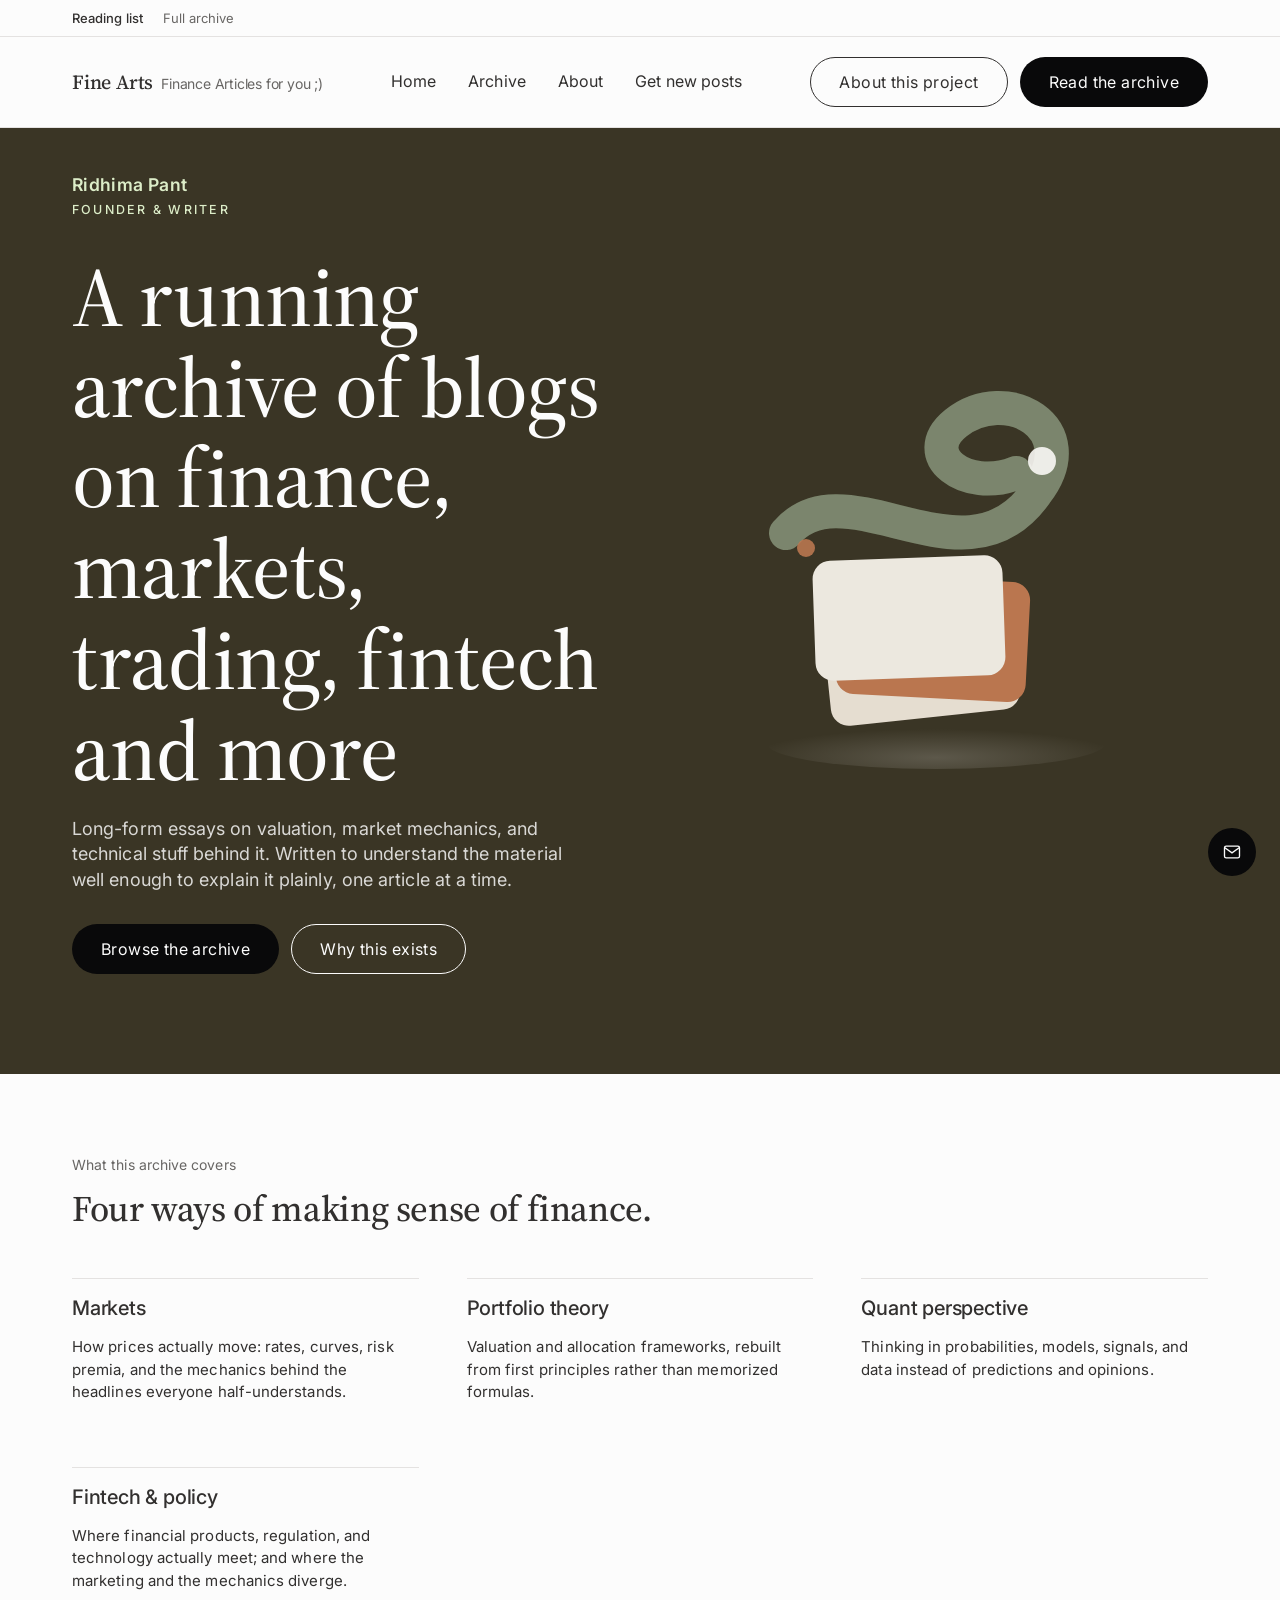
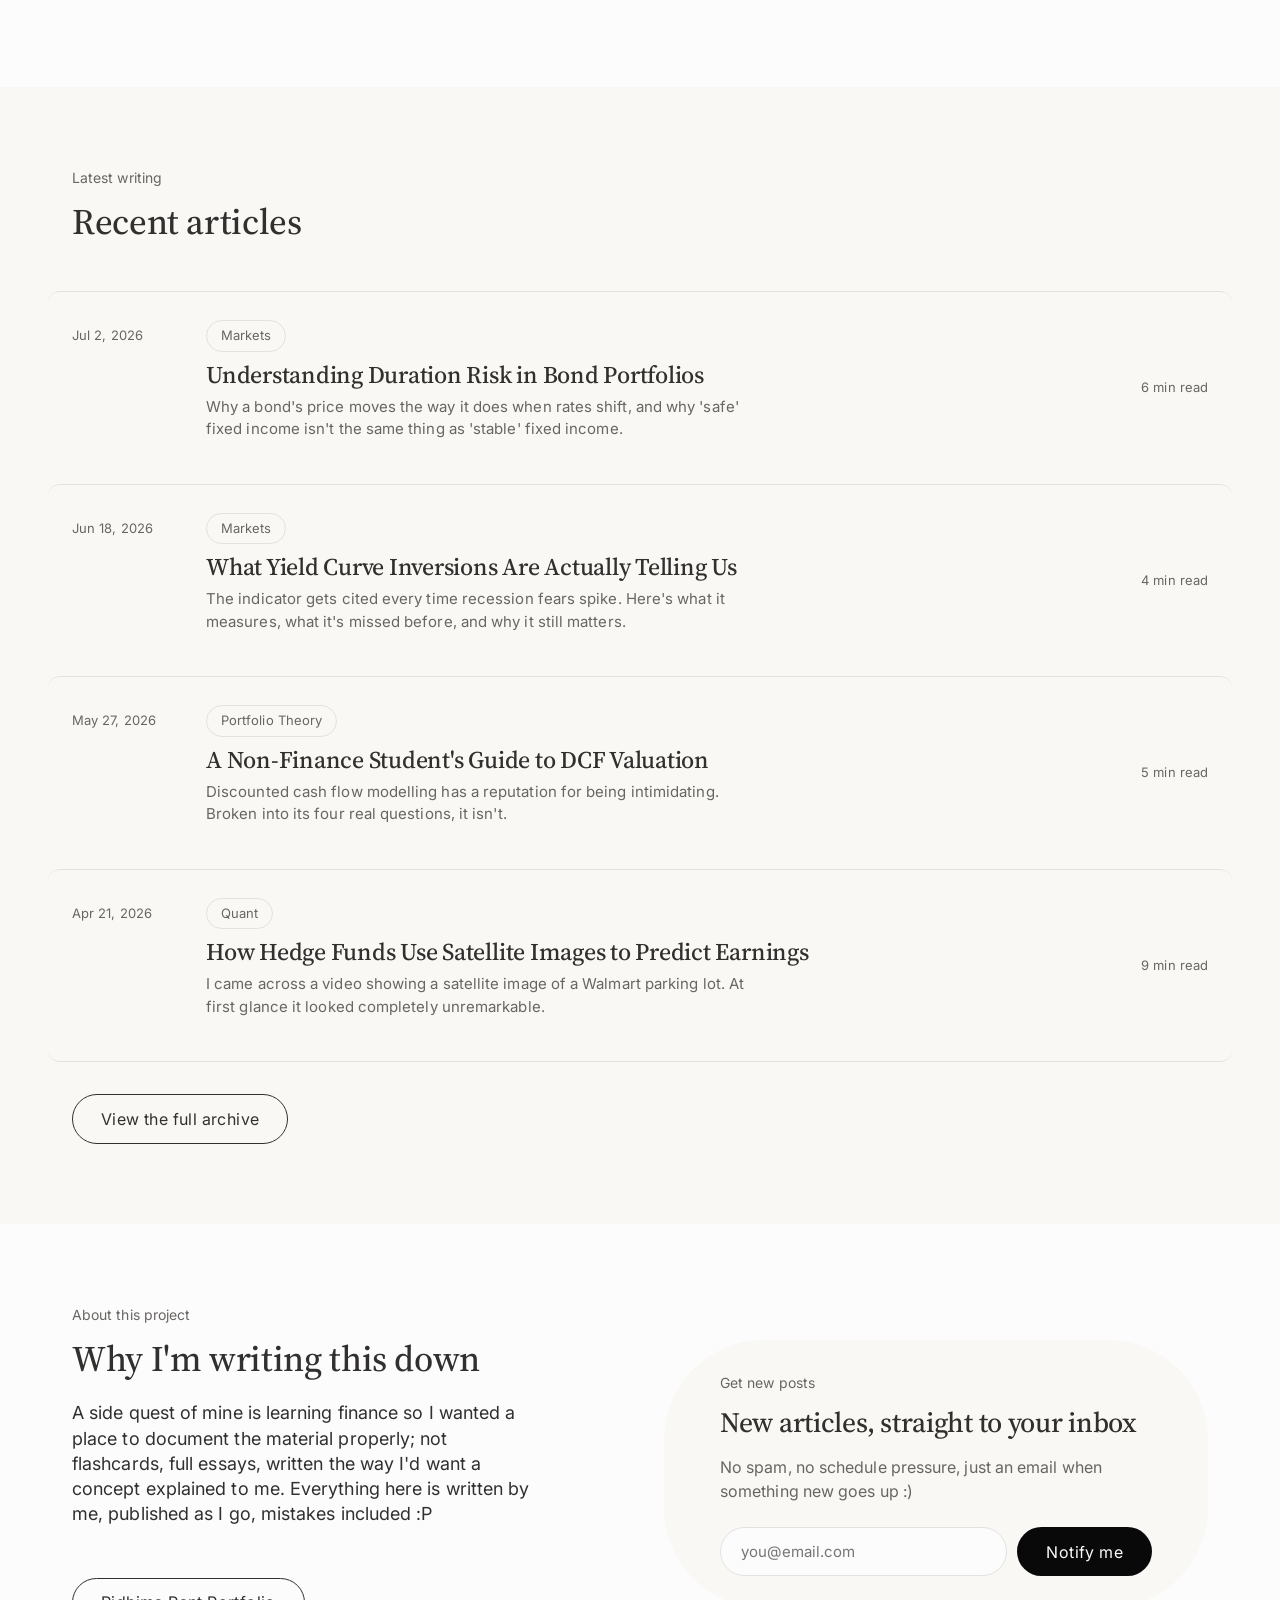
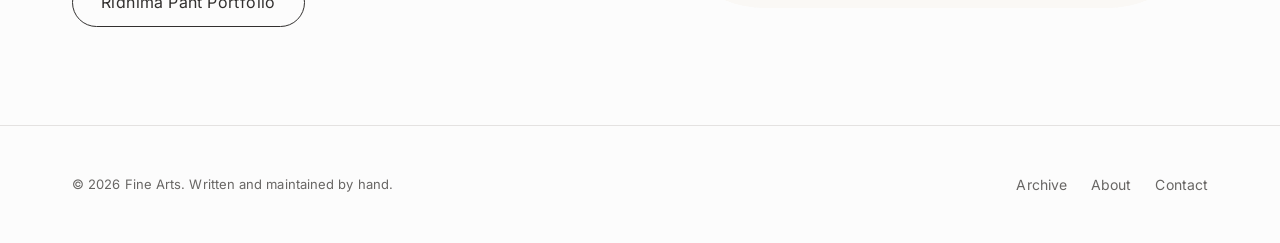
<file: index.html>
<!DOCTYPE html>
<html lang="en">
<head>
<meta charset="UTF-8" />
<meta name="viewport" content="width=device-width, initial-scale=1.0" />
<title>Fine Arts</title>
<meta name="description" content="A running archive of blogs on finance, markets, and fintech. By Ridhima Pant" />
<link rel="stylesheet" href="css/style.css" />
</head>
<body>

<div class="utility-bar">
  <div class="wrap">
    <button aria-current="true">Reading list</button>
    <button onclick="location.href='articles.html'">Full archive</button>
  </div>
</div>

<header class="site-header">
  <div class="wrap">
    <a href="index.html" class="wordmark">Fine Arts<span>Finance Articles for you ;)</span></a>
    <nav class="main-nav">
      <a href="index.html">Home</a>
      <a href="articles.html">Archive</a>
      <a href="index.html#about">About</a>
      <a href="index.html#subscribe">Get new posts</a>
    </nav>
    <div class="header-ctas">
      <a class="pill pill-outline" href="index.html#about">About this project</a>
      <a class="pill pill-filled" href="articles.html">Read the archive</a>
    </div>
  </div>
</header>

<section class="hero">
  <div class="wrap">
    <div class="hero-copy">
      <div class="byline">
          <p class="author-name">Ridhima Pant</p>
          <p class="author-role">Founder &amp; Writer</p>
      </div>
      <h1 class="display">A running archive of blogs on finance, markets, trading, fintech and more</h1>
      <p class="lead">Long-form essays on valuation, market mechanics, and technical stuff behind it. Written to understand the material well enough to explain it plainly, one article at a time.</p>
      <div class="hero-ctas">
        <a class="pill pill-filled" href="articles.html">Browse the archive</a>
        <a class="pill pill-outline-onlight" href="index.html#about">Why this exists</a>
      </div>
    </div>
    <div class="hero-art" aria-hidden="true">
      <svg viewBox="0 0 460 460" xmlns="http://www.w3.org/2000/svg">
        <defs>
          <radialGradient id="floorGlow" cx="50%" cy="78%" r="55%">
            <stop offset="0%" stop-color="#faf8f5" stop-opacity="0.18"/>
            <stop offset="100%" stop-color="#faf8f5" stop-opacity="0"/>
          </radialGradient>
        </defs>
        <ellipse cx="230" cy="400" rx="170" ry="26" fill="url(#floorGlow)"/>

        <!-- stacked card forms -->
        <g class="cards-group" opacity="0.95">
          <rect x="120" y="255" width="190" height="120" rx="18" fill="#efe6da" transform="rotate(-6 215 315)"/>
          <rect x="132" y="235" width="190" height="120" rx="18" fill="#c17a52" transform="rotate(3 227 295)"/>
          <rect x="108" y="215" width="190" height="120" rx="18" fill="#f6f2ea" transform="rotate(-2 203 275)"/>
        </g>

        <!-- twisted ribbon -->
        <g class="ribbon-group">
          <path d="M 80 190 C 140 120, 260 250, 330 150 C 380 85, 300 40, 250 80 C 210 112, 260 150, 310 130"
                fill="none" stroke="#8a9a7e" stroke-width="34" stroke-linecap="round" opacity="0.92"/>
          <path d="M 80 190 C 140 120, 260 250, 330 150 C 380 85, 300 40, 250 80 C 210 112, 260 150, 310 130"
                fill="none" stroke="#3a3525" stroke-width="34" stroke-linecap="round" opacity="0.12"/>
          <circle cx="336" cy="118" r="14" fill="#faf8f5" opacity="0.9"/>
          <circle cx="100" cy="205" r="9" fill="#c17a52" opacity="0.85"/>
        </g>
      </svg>
    </div>
  </div>
</section>

<section class="section">
  <div class="wrap">
    <div class="section-head left reveal">
      <p class="eyebrow">What this archive covers</p>
      <h2 class="heading">Four ways of making sense of finance.</h2>
    </div>
    <div class="feature-row reveal">
      <div class="feature-col">
        <h3>Markets</h3>
        <p>How prices actually move: rates, curves, risk premia, and the mechanics behind the headlines everyone half-understands.</p>
      </div>
      <div class="feature-col">
        <h3>Portfolio theory</h3>
        <p>Valuation and allocation frameworks, rebuilt from first principles rather than memorized formulas.</p>
      </div>
      <div class="feature-col">
        <h3>Quant perspective</h3>
        <p>Thinking in probabilities, models, signals, and data instead of predictions and opinions.</p>
      </div>
      <div class="feature-col">
        <h3>Fintech &amp; policy</h3>
        <p>Where financial products, regulation, and technology actually meet; and where the marketing and the mechanics diverge.</p>
      </div>
    </div>
  </div>
</section>

<section class="section section-cream">
  <div class="wrap">
    <div class="section-head left reveal">
      <p class="eyebrow">Latest writing</p>
      <h2 class="heading">Recent articles</h2>
    </div>
    <div id="latest-articles" class="article-list reveal">
      <div class="skeleton-line" style="width:60%"></div>
      <div class="skeleton-line" style="width:40%"></div>
      <div class="skeleton-line" style="width:50%"></div>
    </div>
    <div style="margin-top:32px;">
      <a class="pill pill-outline" href="articles.html">View the full archive</a>
    </div>
  </div>
</section>

<section class="section" id="about">
  <div class="wrap section-split reveal">
    <div class="col-text">
      <p class="eyebrow">About this project</p>
      <h2 class="heading">Why I'm writing this down</h2>
      <p class="lead">A side quest of mine is learning finance so I wanted a place to document the material properly; not flashcards, full essays, written the way I'd want a concept explained to me. Everything here is written by me, published as I go, mistakes included :P</p>
      <p class="lead"> <a class="pill pill-outline" href="https://ridhimabrb.github.io/RPortfolio/"> Ridhima Pant Portfolio</a></p>
    </div>
    <div class="soft-card" id="subscribe">
      <p class="eyebrow" style="margin-bottom:8px;">Get new posts</p>
      <h3 class="serif" style="font-size:28px;">New articles, straight to your inbox</h3>
      <p class="muted" style="margin:12px 0 24px;">No spam, no schedule pressure, just an email when something new goes up :)</p>
      <form onsubmit="event.preventDefault(); this.querySelector('button').textContent='Thanks, you are on the list';">
        <div style="display:flex; gap:10px; flex-wrap:wrap;">
          <input type="email" required placeholder="you@email.com" style="flex:1; min-width:180px; padding:14px 20px; border-radius:100px; border:1px solid var(--color-stone); font-family:var(--font-the-future); font-size:15px; background:var(--color-paper-white);"/>
          <button type="submit" class="pill pill-filled">Notify me</button>
        </div>
      </form>
    </div>
  </div>
</section>

<footer class="site-footer">
  <div class="wrap">
    <span class="footer-copy">© 2026 Fine Arts. Written and maintained by hand.</span>
    <nav class="footer-links">
      <a href="articles.html">Archive</a>
      <a href="index.html#about">About</a>
      <a href="mailto:pantridhima2323@gmail.com">Contact</a>
    </nav>
  </div>
</footer>

<button class="launcher" aria-label="Email me" onclick="location.href='mailto:pantridhima2323@gmail.com'">
  <svg viewBox="0 0 24 24" fill="none" stroke="currentColor" stroke-width="1.6"><path d="M3 6.5 12 13l9-6.5"/><rect x="3" y="5" width="18" height="14" rx="2"/></svg>
</button>

<script src="js/site.js"></script>
</body>
</html>
</file>
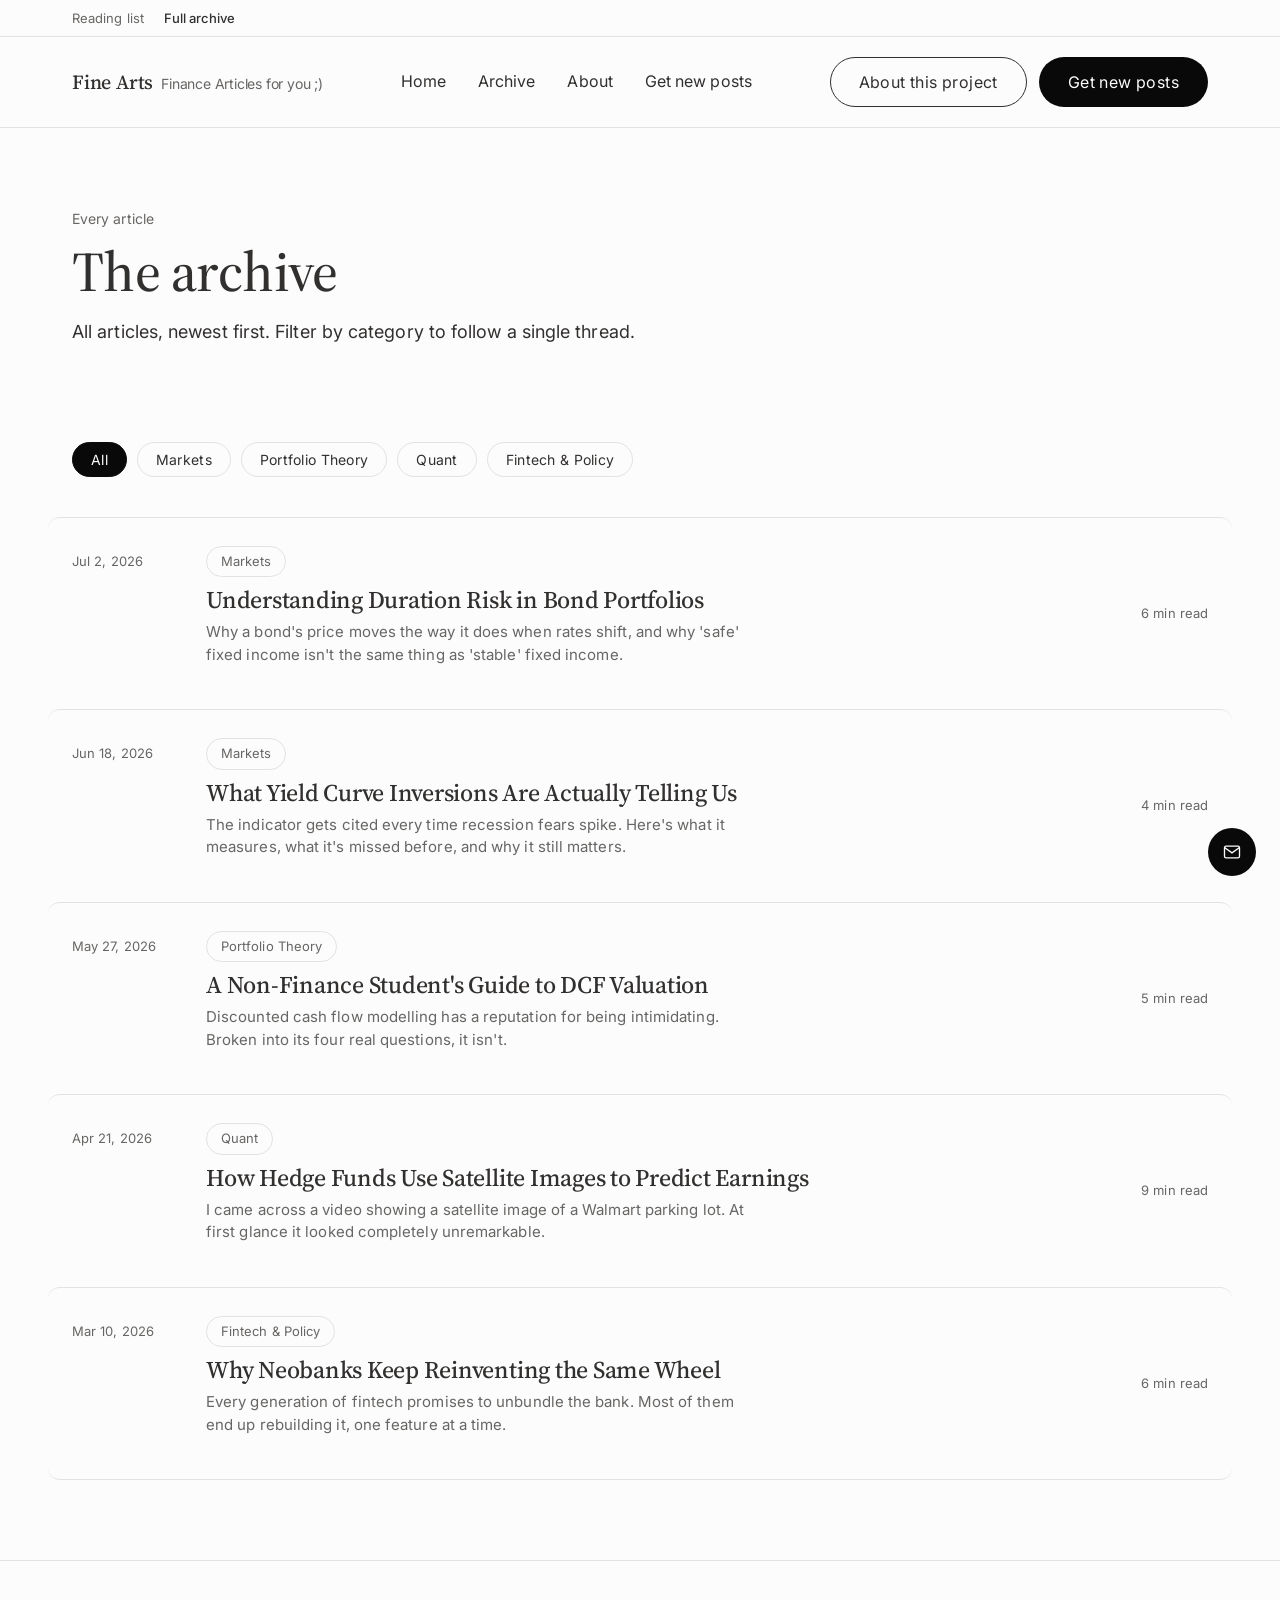
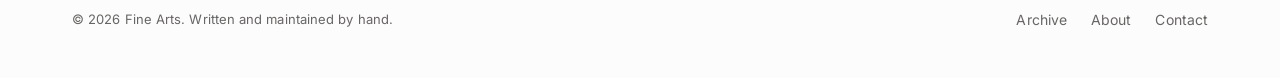
<file: articles.html>
<!DOCTYPE html>
<html lang="en">
<head>
<meta charset="UTF-8" />
<meta name="viewport" content="width=device-width, initial-scale=1.0" />
<title>Archive: Fine Arts</title>
<meta name="description" content="Every article in the archive, filterable by category." />
<link rel="stylesheet" href="css/style.css" />
</head>
<body>

<div class="utility-bar">
  <div class="wrap">
    <button onclick="location.href='index.html'">Reading list</button>
    <button aria-current="true">Full archive</button>
  </div>
</div>

<header class="site-header">
  <div class="wrap">
    <a href="index.html" class="wordmark">Fine Arts<span>Finance Articles for you ;)</span></a>
    <nav class="main-nav">
      <a href="index.html">Home</a>
      <a href="articles.html">Archive</a>
      <a href="index.html#about">About</a>
      <a href="index.html#subscribe">Get new posts</a>
    </nav>
    <div class="header-ctas">
      <a class="pill pill-outline" href="index.html#about">About this project</a>
      <a class="pill pill-filled" href="index.html#subscribe">Get new posts</a>
    </div>
  </div>
</header>

<section class="section" style="padding-bottom:0;">
  <div class="wrap">
    <p class="eyebrow">Every article</p>
    <h1 class="heading-lg">The archive</h1>
    <p class="lead" style="margin-top:16px; max-width:56ch;">All articles, newest first. Filter by category to follow a single thread.</p>
  </div>
</section>

<section class="section">
  <div class="wrap">
    <div id="category-filters" class="filters"></div>
    <div id="all-articles" class="article-list">
      <div class="skeleton-line" style="width:60%"></div>
      <div class="skeleton-line" style="width:40%"></div>
      <div class="skeleton-line" style="width:50%"></div>
      <div class="skeleton-line" style="width:45%"></div>
    </div>
  </div>
</section>

<footer class="site-footer">
  <div class="wrap">
    <span class="footer-copy">© 2026 Fine Arts. Written and maintained by hand.</span>
    <nav class="footer-links">
      <a href="articles.html">Archive</a>
      <a href="index.html#about">About</a>
      <a href="mailto:pantridhima2323@gmail.com">Contact</a>
    </nav>
  </div>
</footer>

<button class="launcher" aria-label="Email me" onclick="location.href='pantridhima2323@gmail.com'">
  <svg viewBox="0 0 24 24" fill="none" stroke="currentColor" stroke-width="1.6"><path d="M3 6.5 12 13l9-6.5"/><rect x="3" y="5" width="18" height="14" rx="2"/></svg>
</button>

<script src="js/site.js"></script>
</body>
</html>
</file>
<file: css/style.css>
/* ==========================================================================
   Fine Arts - By Ridhima Pant
   Design tokens ported 1:1 from the supplied style reference.
   Tiempos -> Source Serif 4 · The Future -> Inter · Wealthsimple Sans -> Inter (tracked)
   ========================================================================== */

@import url('https://fonts.googleapis.com/css2?family=Source+Serif+4:opsz,wght@8..60,400;8..60,500&family=Inter:wght@400;500&display=swap');

:root {
  /* Colors */
  --color-graphite-ink: #32302f;
  --color-paper-white: #fcfcfc;
  --color-linen-cream: #faf8f5;
  --color-fog-veil: #f1f0f0;
  --color-stone: #e4e2e1;
  --color-pebble: #686664;
  --color-onyx: #000000;
  --color-charcoal: #09090a;
  --color-bronze-field: #3a3525;

  /* Typography */
  --font-tiempos: 'Source Serif 4', 'PT Serif', Georgia, serif;
  --font-the-future: 'Inter', ui-sans-serif, system-ui, -apple-system, "Segoe UI", Roboto, sans-serif;
  --font-wealthsimple-sans: 'Inter', ui-sans-serif, system-ui, -apple-system, "Segoe UI", Roboto, sans-serif;

  --text-caption: 14px;
  --leading-caption: 1.4;
  --text-body: 16px;
  --leading-body: 1.5;
  --text-subheading: 18px;
  --leading-subheading: 1.4;
  --text-heading-sm: 20px;
  --leading-heading-sm: 1.3;
  --text-heading: 36px;
  --leading-heading: 1.2;
  --tracking-heading: -0.36px;
  --text-heading-lg: 56px;
  --leading-heading-lg: 1.1;
  --tracking-heading-lg: -0.56px;
  --text-display: 84px;
  --leading-display: 1.08;
  --tracking-display: -0.84px;

  /* Spacing */
  --spacing-4: 4px; --spacing-6: 6px; --spacing-8: 8px; --spacing-12: 12px;
  --spacing-15: 15px; --spacing-16: 16px; --spacing-20: 20px; --spacing-24: 24px;
  --spacing-32: 32px; --spacing-40: 40px; --spacing-48: 48px; --spacing-64: 64px;
  --spacing-73: 73px; --spacing-80: 80px; --spacing-128: 128px; --spacing-160: 160px;

  /* Layout */
  --page-max-width: 1200px;
  --section-gap: 80px;
  --card-padding: 32px;
  --element-gap: 16px;

  /* Radius */
  --radius-cards: 100px;
  --radius-badges: 1600px;
  --radius-inputs: 100px;
  --radius-buttons: 1600px;
  --radius-small: 12px;
}

* { box-sizing: border-box; }

html { scroll-behavior: smooth; }

@keyframes float-ribbon {
  0%, 100% { transform: translateY(0) rotate(0deg); }
  50% { transform: translateY(-10px) rotate(1.2deg); }
}
@keyframes float-cards {
  0%, 100% { transform: translateY(0); }
  50% { transform: translateY(6px); }
}
@keyframes shimmer {
  0% { background-position: -200px 0; }
  100% { background-position: 200px 0; }
}

body {
  margin: 0;
  background: var(--color-paper-white);
  color: var(--color-graphite-ink);
  font-family: var(--font-the-future);
  font-size: var(--text-body);
  line-height: var(--leading-body);
  letter-spacing: 0.005em;
  -webkit-font-smoothing: antialiased;
}

img, svg { max-width: 100%; display: block; }

a { color: inherit; text-decoration: none; }

.wrap {
  max-width: var(--page-max-width);
  margin: 0 auto;
  padding: 0 32px;
}

/* ---------- Typography ---------- */

h1, h2, h3, .serif {
  font-family: var(--font-tiempos);
  font-weight: 500;
  letter-spacing: -0.01em;
  margin: 0;
  color: var(--color-graphite-ink);
}

.display   { font-size: var(--text-display); line-height: var(--leading-display); letter-spacing: var(--tracking-display); }
.heading-lg{ font-size: var(--text-heading-lg); line-height: var(--leading-heading-lg); letter-spacing: var(--tracking-heading-lg); }
.heading   { font-size: var(--text-heading); line-height: var(--leading-heading); letter-spacing: var(--tracking-heading); }

.eyebrow {
  font-family: var(--font-the-future);
  font-size: var(--text-caption);
  letter-spacing: 0.005em;
  color: var(--color-pebble);
  margin: 0 0 12px;
}
.byline{
    margin-bottom: 2rem;
    font-family: "Inter", "Avenir Next", sans-serif;
}

.author-name{
    margin:0;
    font-size:1.1rem;
    font-weight:600;
    color:#f5f2ea;
    letter-spacing:.02em;
}

.author-role{
    margin-top:.18rem;
    font-size:.78rem;
    text-transform:uppercase;
    letter-spacing:.18em;
    color:rgba(255,255,255,.6);
    font-weight:500;
}
.lead {
  font-family: var(--font-the-future);
  font-size: var(--text-subheading);
  line-height: var(--leading-subheading);
  color: var(--color-graphite-ink);
}

.muted { color: var(--color-pebble); }

/* ---------- Buttons ---------- */

.pill {
  display: inline-flex;
  align-items: center;
  justify-content: center;
  gap: 8px;
  font-family: var(--font-wealthsimple-sans);
  font-size: 16px;
  letter-spacing: 0.025em;
  padding: 12px 28px;
  border-radius: var(--radius-buttons);
  border: 1px solid transparent;
  cursor: pointer;
  white-space: nowrap;
  transition: opacity 0.18s ease, background-color 0.18s ease, transform 0.18s ease, border-color 0.18s ease;
}
.pill:hover { transform: translateY(-2px); }
.pill:active { transform: translateY(0); }

.pill-filled {
  background: var(--color-charcoal);
  color: var(--color-paper-white);
}
.pill-filled:hover { opacity: 0.88; }

.pill-outline {
  background: transparent;
  border-color: var(--color-graphite-ink);
  color: var(--color-graphite-ink);
}
.pill-outline:hover { background: var(--color-graphite-ink); color: var(--color-paper-white); }

.pill-outline-onlight {
  background: transparent;
  border-color: var(--color-paper-white);
  color: var(--color-paper-white);
}
.pill-outline-onlight:hover { background: var(--color-paper-white); color: var(--color-bronze-field); }

.pill-ghost {
  background: var(--color-linen-cream);
  color: var(--color-graphite-ink);
  border-color: transparent;
}
.pill-ghost:hover { background: var(--color-fog-veil); }

.tag {
  display: inline-block;
  font-family: var(--font-the-future);
  font-size: 13px;
  letter-spacing: 0.005em;
  color: var(--color-pebble);
  border: 1px solid var(--color-stone);
  border-radius: var(--radius-badges);
  padding: 5px 14px;
}

/* ---------- Top bar ---------- */

.utility-bar {
  border-bottom: 1px solid var(--color-stone);
}
.utility-bar .wrap {
  display: flex;
  gap: 20px;
  padding-top: 10px;
  padding-bottom: 10px;
  font-size: 13px;
  color: var(--color-pebble);
}
.utility-bar button {
  background: none;
  border: none;
  font-family: var(--font-the-future);
  font-size: 13px;
  letter-spacing: 0.005em;
  color: var(--color-pebble);
  cursor: pointer;
  padding: 0;
}
.utility-bar button[aria-current="true"] {
  color: var(--color-graphite-ink);
  font-weight: 500;
}

.site-header {
  background: var(--color-paper-white);
  border-bottom: 1px solid var(--color-stone);
}
.site-header .wrap {
  display: flex;
  align-items: center;
  justify-content: space-between;
  padding-top: 20px;
  padding-bottom: 20px;
}
.wordmark {
  font-family: var(--font-tiempos);
  font-weight: 500;
  font-size: 20px;
  letter-spacing: -0.01em;
  color: var(--color-graphite-ink);
}
.wordmark span { color: var(--color-pebble); font-family: var(--font-the-future); font-weight: 400; font-size: 14px; margin-left: 8px; }

.main-nav {
  display: flex;
  align-items: center;
  gap: 32px;
}
.main-nav a {
  position: relative;
  font-size: 16px;
  color: var(--color-graphite-ink);
  padding-bottom: 2px;
}
.main-nav a::after {
  content: "";
  position: absolute;
  left: 0; bottom: 0;
  width: 100%;
  height: 1px;
  background: var(--color-graphite-ink);
  transform: scaleX(0);
  transform-origin: left;
  transition: transform 0.25s ease;
}
.main-nav a:hover::after { transform: scaleX(1); }

.header-ctas { display: flex; gap: 12px; align-items: center; }

.nav-toggle { display: none; }

/* ---------- Hero ---------- */

.hero {
  background: var(--color-bronze-field);
  padding: 44px 0 100px;
  position: relative;
  overflow: hidden;
}
.hero .wrap {
  display: grid;
  grid-template-columns: 1fr 1fr;
  gap: 48px;
  align-items: center;
}
.hero-copy .eyebrow { color: rgba(252,252,252,0.7); }
.hero-copy h1 { color: var(--color-paper-white); }
.hero-copy p.lead { color: rgba(252,252,252,0.82); margin-top: 20px; max-width: 46ch; }
.hero-ctas { margin-top: 32px; display: flex; gap: 12px; flex-wrap: wrap; }

.hero-art { display: flex; justify-content: center; align-items: center; }
.hero-art svg { width: 100%; height: auto; max-width: 460px; overflow: visible; }
.hero-art .ribbon-group { animation: float-ribbon 7s ease-in-out infinite; transform-origin: 230px 230px; }
.hero-art .cards-group { animation: float-cards 6s ease-in-out infinite; }

/* Scroll-reveal utility — toggled by IntersectionObserver in site.js */
.reveal {
  opacity: 0;
  transform: translateY(24px);
  transition: opacity 0.7s ease, transform 0.7s ease;
}
.reveal.is-visible {
  opacity: 1;
  transform: translateY(0);
}

/* ---------- Sections ---------- */

.section { padding: var(--section-gap) 0; }
.section-cream { background: var(--color-linen-cream); }

.section-split {
  display: grid;
  grid-template-columns: 1fr 1fr;
  gap: 48px;
  align-items: center;
}
.section-split .col-text { max-width: 46ch; }
.section-split .col-text p.lead { margin-top: 20px; }
.section-split .col-text .pill { margin-top: 32px; }

.section-head {
  max-width: 640px;
  margin: 0 auto 48px;
  text-align: center;
}
.section-head.left { text-align: left; margin-left: 0; }

/* three column feature row */
.feature-row {
  display: grid;
  grid-template-columns: repeat(3, 1fr);
  gap: 48px;
}
.feature-col {
  padding-top: 16px;
  border-top: 1px solid var(--color-stone);
  transition: border-color 0.3s ease;
}
.feature-col:hover { border-top-color: var(--color-graphite-ink); }
.feature-col h3 {
  font-family: var(--font-the-future);
  font-weight: 500;
  font-size: var(--text-heading-sm);
  line-height: var(--leading-heading-sm);
  color: var(--color-graphite-ink);
  margin-bottom: 10px;
}
.feature-col p { color: var(--color-graphite-ink); font-size: 15px; }

/* article list — editorial hairline list, no cards */
.article-list { margin-top: 8px; }
.article-row {
  display: grid;
  grid-template-columns: 110px 1fr auto;
  gap: 24px;
  align-items: baseline;
  padding: 28px 24px;
  margin: 0 -24px;
  border-top: 1px solid var(--color-stone);
  border-radius: var(--radius-small);
  transition: background-color 0.25s ease;
}
.article-list .article-row:last-child { border-bottom: 1px solid var(--color-stone); }
.article-row:hover { background: var(--color-linen-cream); }
.article-row .date {
  font-size: 13px;
  color: var(--color-pebble);
  white-space: nowrap;
}
.article-row .meta {
  display: flex;
  align-items: baseline;
  gap: 12px;
  margin-bottom: 8px;
}
.article-row h3 {
  font-family: var(--font-tiempos);
  font-size: 24px;
  line-height: 1.25;
  font-weight: 500;
  letter-spacing: -0.01em;
  transition: color 0.2s ease;
}
.article-row .excerpt {
  color: var(--color-pebble);
  font-size: 15px;
  max-width: 62ch;
  margin-top: 6px;
}
.article-row a.title-link { display: inline-flex; align-items: baseline; gap: 10px; }
.article-row a.title-link::after {
  content: "→";
  opacity: 0;
  transform: translateX(-6px);
  transition: opacity 0.2s ease, transform 0.2s ease;
  font-family: var(--font-the-future);
  font-size: 18px;
}
.article-row:hover a.title-link::after { opacity: 1; transform: translateX(0); }
.article-row:hover h3 { color: var(--color-bronze-field); }
.article-row .read-time {
  font-size: 13px;
  color: var(--color-pebble);
  white-space: nowrap;
  align-self: center;
}

.empty-state {
  padding: 48px 0;
  color: var(--color-pebble);
  border-top: 1px solid var(--color-stone);
  border-bottom: 1px solid var(--color-stone);
}

/* filters */
.filters { display: flex; gap: 10px; flex-wrap: wrap; margin-bottom: 40px; }
.filter-btn {
  font-family: var(--font-wealthsimple-sans);
  font-size: 14px;
  letter-spacing: 0.02em;
  padding: 8px 18px;
  border-radius: var(--radius-badges);
  border: 1px solid var(--color-stone);
  background: transparent;
  color: var(--color-graphite-ink);
  cursor: pointer;
  transition: background-color 0.2s ease, border-color 0.2s ease, transform 0.15s ease;
}
.filter-btn:hover { border-color: var(--color-graphite-ink); transform: translateY(-1px); }
.filter-btn[aria-pressed="true"] {
  background: var(--color-charcoal);
  border-color: var(--color-charcoal);
  color: var(--color-paper-white);
}

/* soft card (used sparingly — about card, newsletter) */
.soft-card {
  background: var(--color-linen-cream);
  border-radius: var(--radius-cards);
  padding: var(--card-padding) 56px;
}

/* footer */
.site-footer {
  border-top: 1px solid var(--color-stone);
  padding: 48px 0;
}
.site-footer .wrap {
  display: flex;
  justify-content: space-between;
  align-items: center;
  flex-wrap: wrap;
  gap: 16px;
}
.footer-links { display: flex; gap: 24px; }
.footer-links a { font-size: 14px; color: var(--color-pebble); }
.footer-links a:hover { color: var(--color-graphite-ink); }
.footer-copy { font-size: 13px; color: var(--color-pebble); }

/* chat-style floating "email me" launcher, per the reference chat bubble component */
.launcher {
  position: fixed;
  bottom: 24px;
  right: 24px;
  width: 48px;
  height: 48px;
  border-radius: 50%;
  background: var(--color-charcoal);
  color: var(--color-paper-white);
  display: flex;
  align-items: center;
  justify-content: center;
  box-shadow: none;
  border: none;
  cursor: pointer;
  z-index: 40;
}
.launcher svg { width: 20px; height: 20px; }

/* ---------- Article page ---------- */

.article-header {
  padding: 64px 0 40px;
  border-bottom: 1px solid var(--color-stone);
}
.article-header .wrap { max-width: 760px; }
.article-header .eyebrow { display: flex; gap: 12px; align-items: center; }
.article-header h1 { margin-top: 16px; }
.article-header .byline { margin-top: 24px; color: var(--color-pebble); font-size: 14px; }

.article-body {
  max-width: 760px;
  margin: 0 auto;
  padding: 56px 32px 96px;
  font-size: 18px;
  line-height: 1.7;
}
.article-body h2 {
  font-size: 32px;
  line-height: 1.2;
  letter-spacing: -0.02em;
  margin-top: 56px;
  margin-bottom: 20px;
}
.article-body h3 {
  font-family: var(--font-the-future);
  font-weight: 500;
  font-size: 20px;
  margin-top: 40px;
  margin-bottom: 12px;
}
.article-body p { margin: 0 0 22px; color: var(--color-graphite-ink); }
.article-body ul, .article-body ol { padding-left: 22px; margin-bottom: 22px; }
.article-body li { margin-bottom: 8px; }
.article-body blockquote {
  margin: 32px 0;
  padding-left: 24px;
  border-left: 2px solid var(--color-stone);
  font-family: var(--font-tiempos);
  font-size: 22px;
  line-height: 1.4;
  color: var(--color-graphite-ink);
}
.article-body code {
  background: var(--color-fog-veil);
  padding: 2px 6px;
  border-radius: 4px;
  font-size: 15px;
}
.article-body a { text-decoration: underline; text-underline-offset: 3px; }
.article-body hr { border: none; border-top: 1px solid var(--color-stone); margin: 48px 0; }

.article-footer-nav {
  max-width: 760px;
  margin: 0 auto;
  padding: 0 32px 80px;
  display: flex;
  justify-content: space-between;
}

/* loading / skeleton */
.skeleton-line {
  height: 14px;
  border-radius: 8px;
  margin-bottom: 10px;
  background: linear-gradient(90deg, var(--color-fog-veil) 25%, var(--color-stone) 37%, var(--color-fog-veil) 63%);
  background-size: 400px 100%;
  animation: shimmer 1.4s ease-in-out infinite;
}

/* ---------- Responsive ---------- */

@media (max-width: 900px) {
  .display { font-size: 48px; }
  .heading-lg { font-size: 40px; }
  .hero .wrap, .section-split, .feature-row { grid-template-columns: 1fr; }
  .hero-art { order: -1; }
  .main-nav, .header-ctas .pill-outline { display: none; }
  .article-row { grid-template-columns: 1fr; gap: 6px; }
  .article-row .date { order: -1; }
  .article-row .read-time { justify-self: start; }
  .soft-card { padding: 32px; }
}

@media (prefers-reduced-motion: reduce) {
  html { scroll-behavior: auto; }
  * { transition: none !important; animation: none !important; }
}

.byline .author-name{
    color: #dcedc8 !important;
}

.byline .author-role{
    color: #dcedc8 !important;
}
</file>
